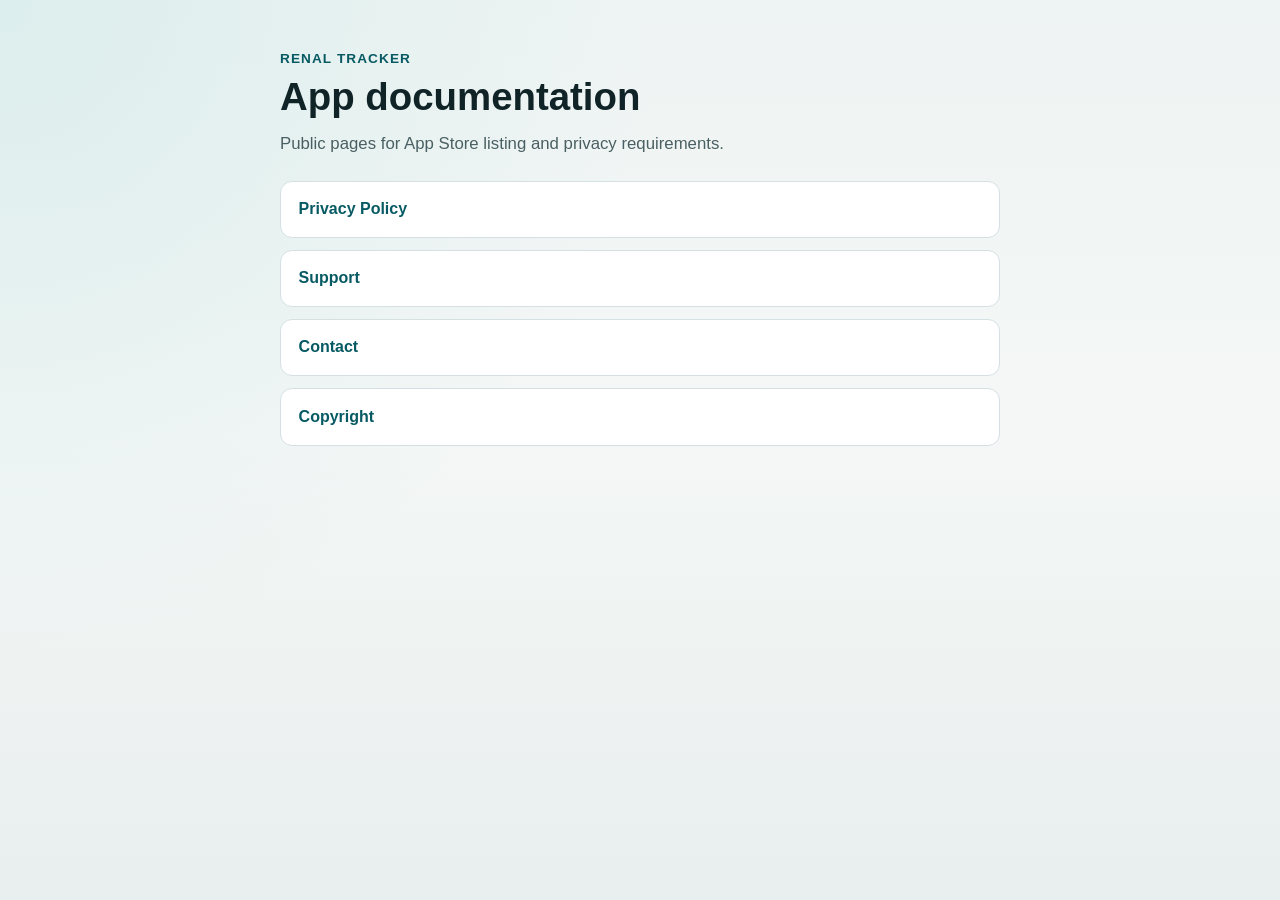
<file: docs/index.html>
<!DOCTYPE html>
<html lang="en">
<head>
  <meta charset="utf-8">
  <meta name="viewport" content="width=device-width, initial-scale=1">
  <title>Renal Tracker</title>
  <link rel="stylesheet" href="styles.css">
</head>
<body>
  <main class="page">
    <p class="brand">Renal Tracker</p>
    <h1>App documentation</h1>
    <p class="lede">Public pages for App Store listing and privacy requirements.</p>
    <ul class="links">
      <li><a href="privacy/">Privacy Policy</a></li>
      <li><a href="support/">Support</a></li>
      <li><a href="contact/">Contact</a></li>
      <li><a href="copyright/">Copyright</a></li>
    </ul>
  </main>
</body>
</html>
</file>
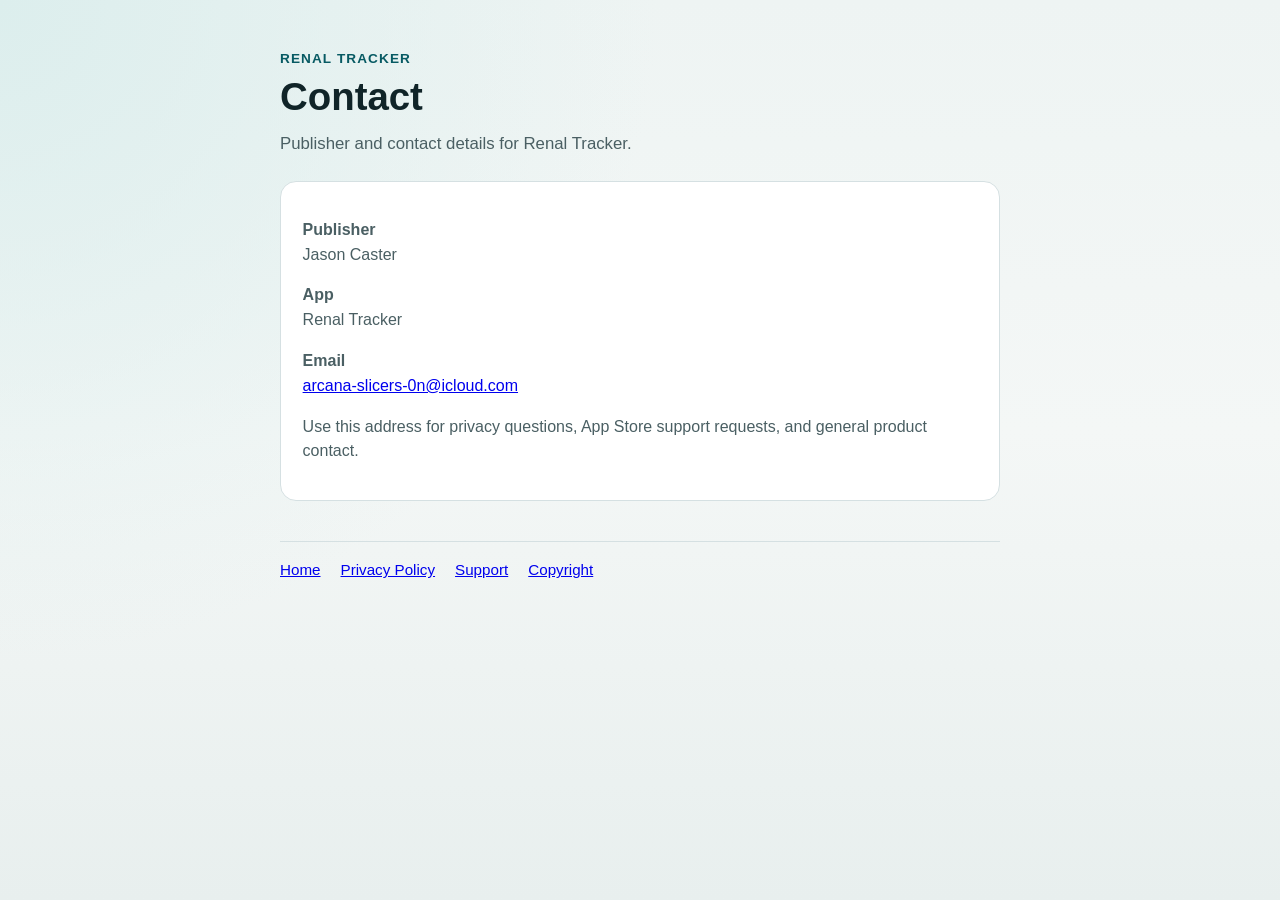
<file: docs/contact/index.html>
<!DOCTYPE html>
<html lang="en">
<head>
  <meta charset="utf-8">
  <meta name="viewport" content="width=device-width, initial-scale=1">
  <title>Contact — Renal Tracker</title>
  <link rel="stylesheet" href="../styles.css">
</head>
<body>
  <main class="page">
    <p class="brand">Renal Tracker</p>
    <h1>Contact</h1>
    <p class="lede">Publisher and contact details for Renal Tracker.</p>

    <section class="panel">
      <p><strong>Publisher</strong><br>Jason Caster</p>
      <p><strong>App</strong><br>Renal Tracker</p>
      <p><strong>Email</strong><br><a href="mailto:arcana-slicers-0n@icloud.com">arcana-slicers-0n@icloud.com</a></p>
      <p>Use this address for privacy questions, App Store support requests, and general product contact.</p>
    </section>

    <nav class="footer-nav">
      <a href="../">Home</a>
      <a href="../privacy/">Privacy Policy</a>
      <a href="../support/">Support</a>
      <a href="../copyright/">Copyright</a>
    </nav>
  </main>
</body>
</html>
</file>
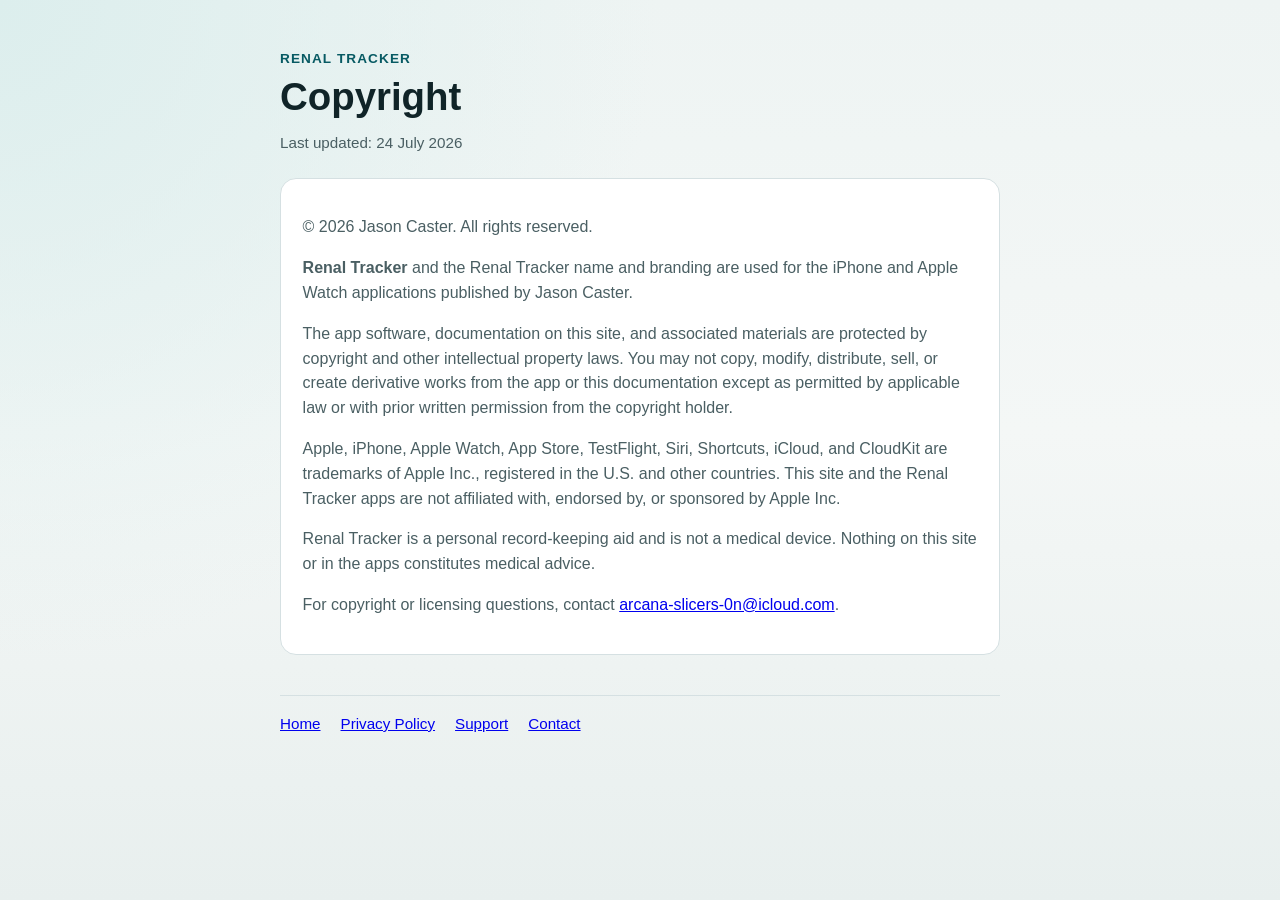
<file: docs/copyright/index.html>
<!DOCTYPE html>
<html lang="en">
<head>
  <meta charset="utf-8">
  <meta name="viewport" content="width=device-width, initial-scale=1">
  <title>Copyright — Renal Tracker</title>
  <link rel="stylesheet" href="../styles.css">
</head>
<body>
  <main class="page">
    <p class="brand">Renal Tracker</p>
    <h1>Copyright</h1>
    <p class="meta">Last updated: 24 July 2026</p>

    <section class="panel">
      <p>© 2026 Jason Caster. All rights reserved.</p>
      <p><strong>Renal Tracker</strong> and the Renal Tracker name and branding are used for the iPhone and Apple Watch applications published by Jason Caster.</p>
      <p>The app software, documentation on this site, and associated materials are protected by copyright and other intellectual property laws. You may not copy, modify, distribute, sell, or create derivative works from the app or this documentation except as permitted by applicable law or with prior written permission from the copyright holder.</p>
      <p>Apple, iPhone, Apple Watch, App Store, TestFlight, Siri, Shortcuts, iCloud, and CloudKit are trademarks of Apple Inc., registered in the U.S. and other countries. This site and the Renal Tracker apps are not affiliated with, endorsed by, or sponsored by Apple Inc.</p>
      <p>Renal Tracker is a personal record-keeping aid and is not a medical device. Nothing on this site or in the apps constitutes medical advice.</p>
      <p>For copyright or licensing questions, contact <a href="mailto:arcana-slicers-0n@icloud.com">arcana-slicers-0n@icloud.com</a>.</p>
    </section>

    <nav class="footer-nav">
      <a href="../">Home</a>
      <a href="../privacy/">Privacy Policy</a>
      <a href="../support/">Support</a>
      <a href="../contact/">Contact</a>
    </nav>
  </main>
</body>
</html>
</file>
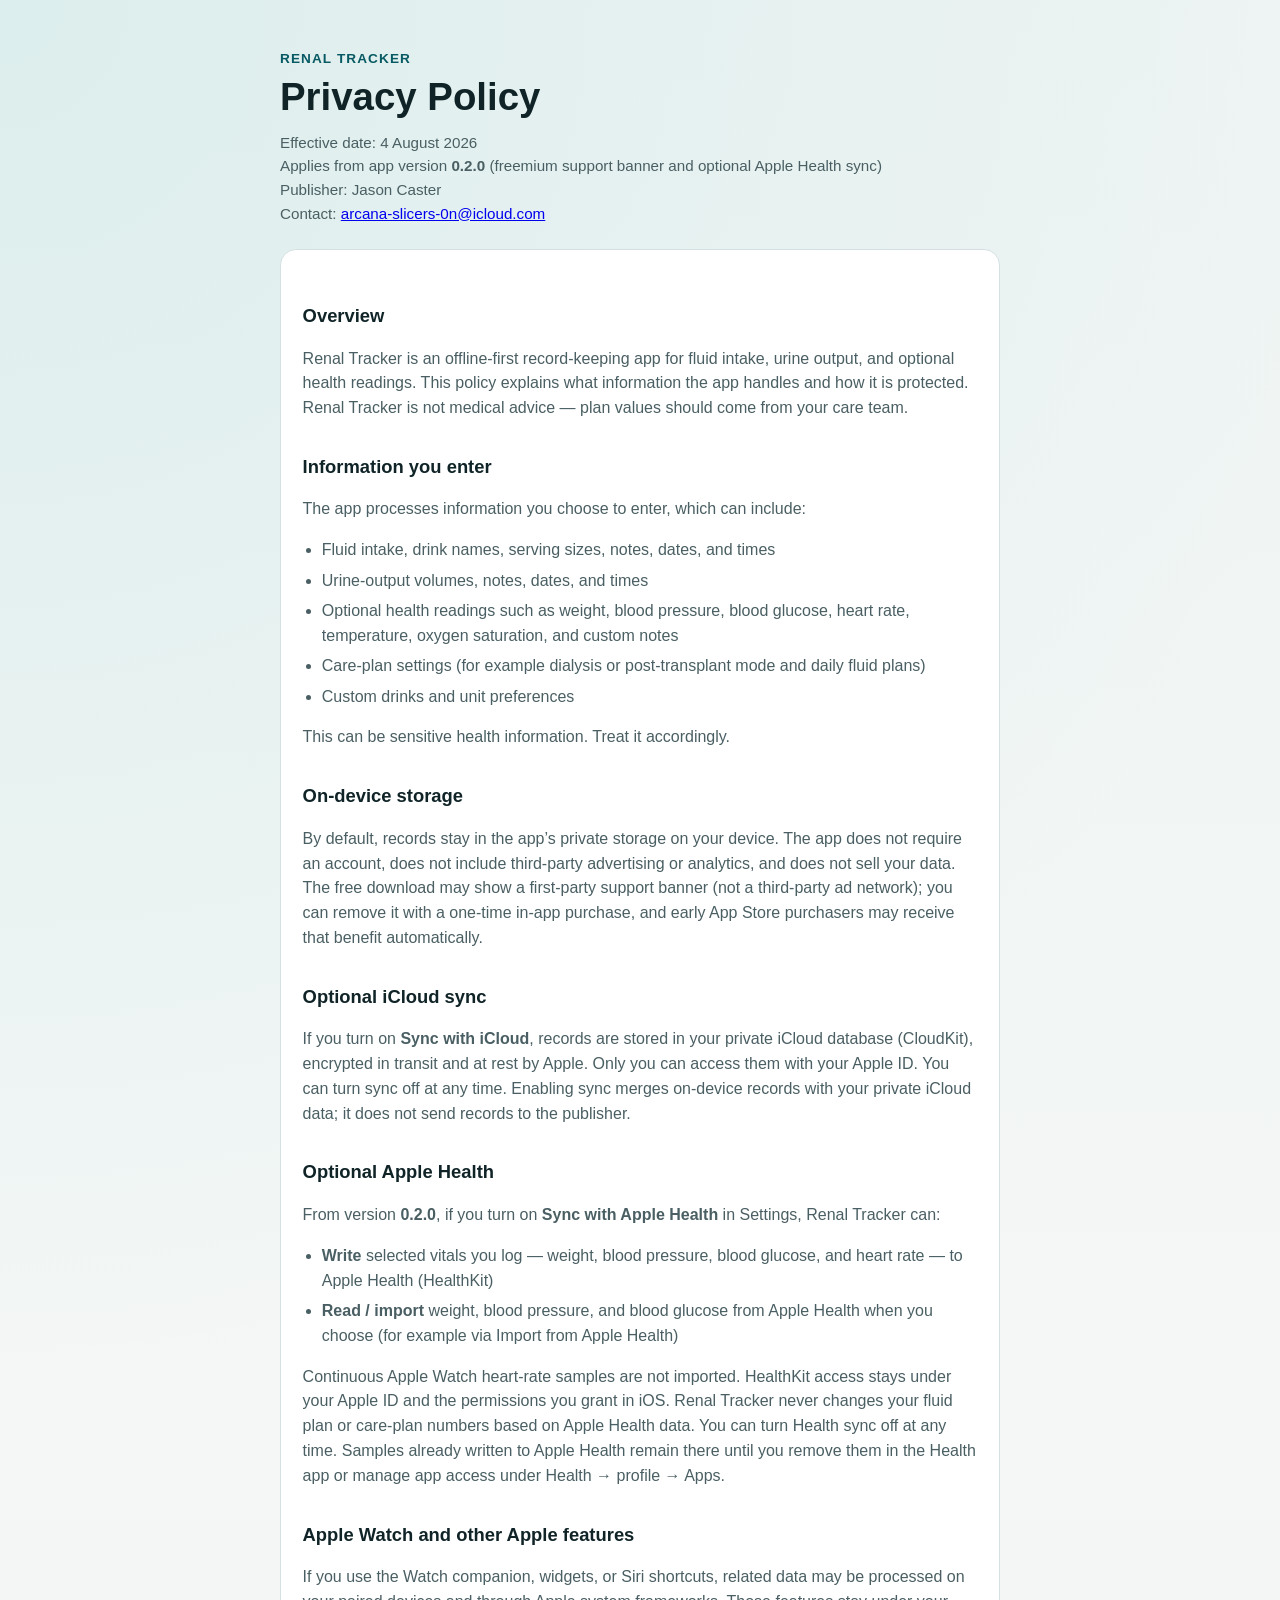
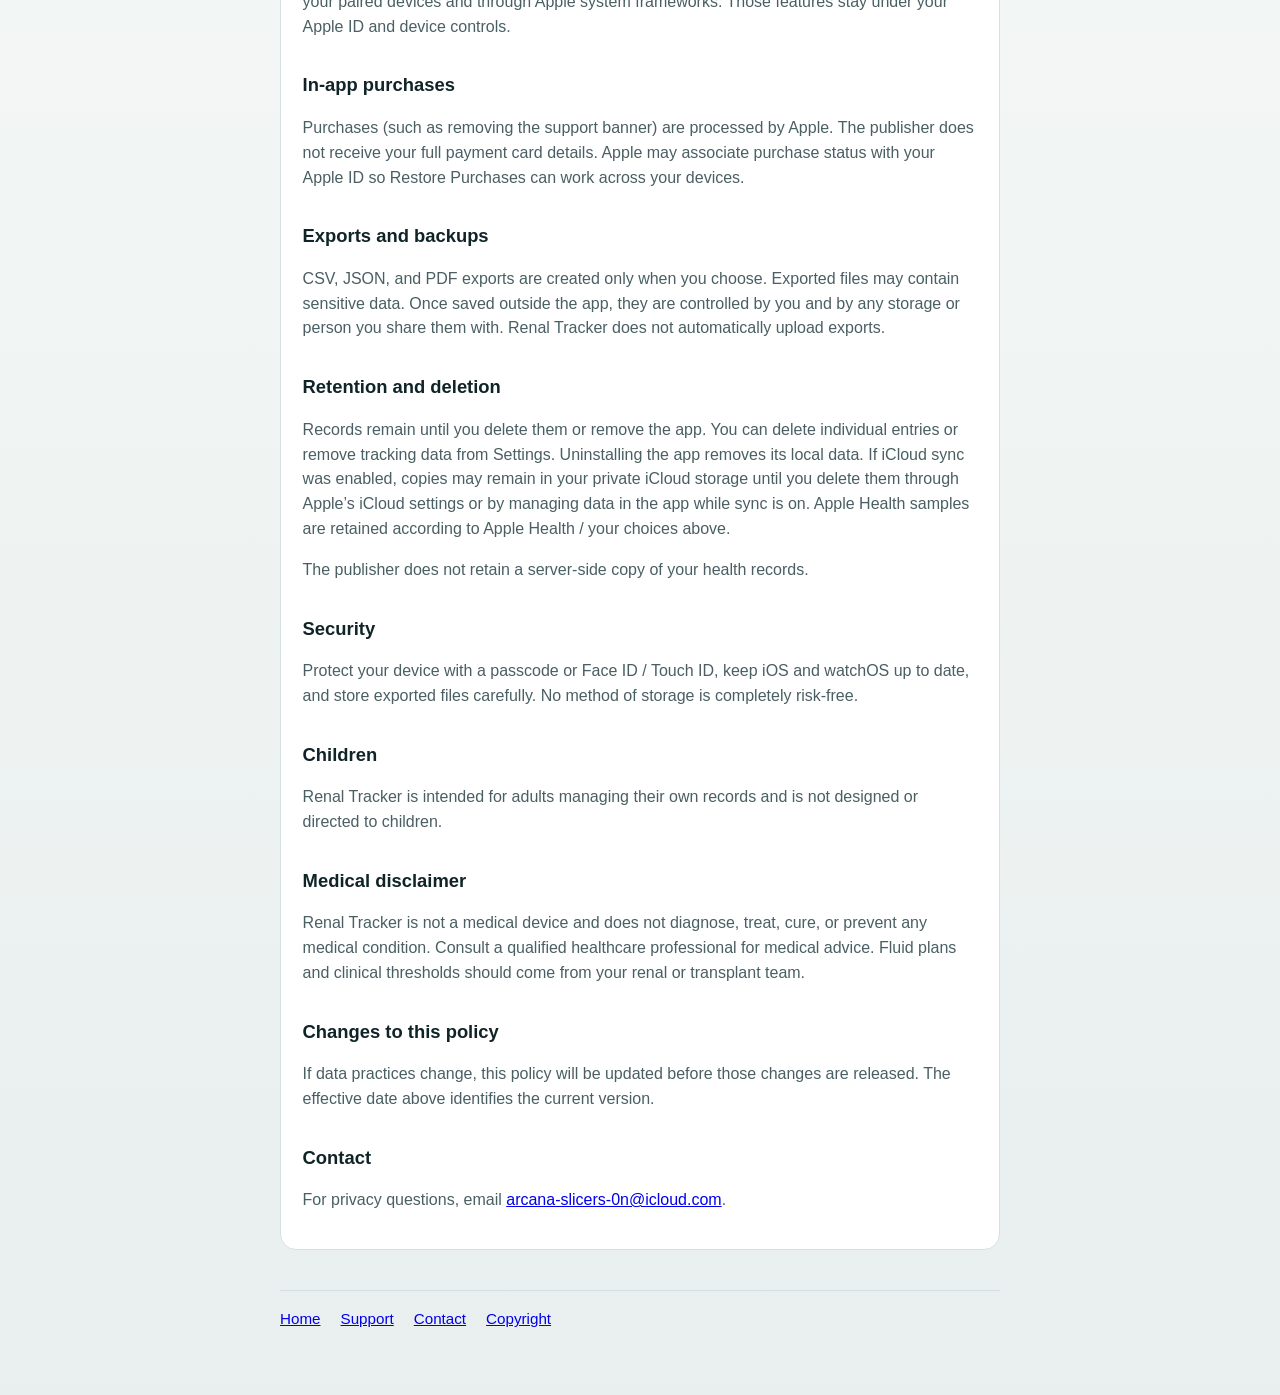
<file: docs/privacy/index.html>
<!DOCTYPE html>
<html lang="en">
<head>
  <meta charset="utf-8">
  <meta name="viewport" content="width=device-width, initial-scale=1">
  <title>Privacy Policy — Renal Tracker</title>
  <link rel="stylesheet" href="../styles.css">
</head>
<body>
  <main class="page">
    <p class="brand">Renal Tracker</p>
    <h1>Privacy Policy</h1>
    <p class="meta">Effective date: 4 August 2026<br>Applies from app version <strong>0.2.0</strong> (freemium support banner and optional Apple Health sync)<br>Publisher: Jason Caster<br>Contact: <a class="inline" href="mailto:arcana-slicers-0n@icloud.com">arcana-slicers-0n@icloud.com</a></p>

    <section class="panel">
      <h2>Overview</h2>
      <p>Renal Tracker is an offline-first record-keeping app for fluid intake, urine output, and optional health readings. This policy explains what information the app handles and how it is protected. Renal Tracker is not medical advice — plan values should come from your care team.</p>

      <h2>Information you enter</h2>
      <p>The app processes information you choose to enter, which can include:</p>
      <ul class="content">
        <li>Fluid intake, drink names, serving sizes, notes, dates, and times</li>
        <li>Urine-output volumes, notes, dates, and times</li>
        <li>Optional health readings such as weight, blood pressure, blood glucose, heart rate, temperature, oxygen saturation, and custom notes</li>
        <li>Care-plan settings (for example dialysis or post-transplant mode and daily fluid plans)</li>
        <li>Custom drinks and unit preferences</li>
      </ul>
      <p>This can be sensitive health information. Treat it accordingly.</p>

      <h2>On-device storage</h2>
      <p>By default, records stay in the app’s private storage on your device. The app does not require an account, does not include third-party advertising or analytics, and does not sell your data. The free download may show a first-party support banner (not a third-party ad network); you can remove it with a one-time in-app purchase, and early App Store purchasers may receive that benefit automatically.</p>

      <h2>Optional iCloud sync</h2>
      <p>If you turn on <strong>Sync with iCloud</strong>, records are stored in your private iCloud database (CloudKit), encrypted in transit and at rest by Apple. Only you can access them with your Apple ID. You can turn sync off at any time. Enabling sync merges on-device records with your private iCloud data; it does not send records to the publisher.</p>

      <h2>Optional Apple Health</h2>
      <p>From version <strong>0.2.0</strong>, if you turn on <strong>Sync with Apple Health</strong> in Settings, Renal Tracker can:</p>
      <ul class="content">
        <li><strong>Write</strong> selected vitals you log — weight, blood pressure, blood glucose, and heart rate — to Apple Health (HealthKit)</li>
        <li><strong>Read / import</strong> weight, blood pressure, and blood glucose from Apple Health when you choose (for example via Import from Apple Health)</li>
      </ul>
      <p>Continuous Apple Watch heart-rate samples are not imported. HealthKit access stays under your Apple ID and the permissions you grant in iOS. Renal Tracker never changes your fluid plan or care-plan numbers based on Apple Health data. You can turn Health sync off at any time. Samples already written to Apple Health remain there until you remove them in the Health app or manage app access under Health → profile → Apps.</p>

      <h2>Apple Watch and other Apple features</h2>
      <p>If you use the Watch companion, widgets, or Siri shortcuts, related data may be processed on your paired devices and through Apple system frameworks. Those features stay under your Apple ID and device controls.</p>

      <h2>In-app purchases</h2>
      <p>Purchases (such as removing the support banner) are processed by Apple. The publisher does not receive your full payment card details. Apple may associate purchase status with your Apple ID so Restore Purchases can work across your devices.</p>

      <h2>Exports and backups</h2>
      <p>CSV, JSON, and PDF exports are created only when you choose. Exported files may contain sensitive data. Once saved outside the app, they are controlled by you and by any storage or person you share them with. Renal Tracker does not automatically upload exports.</p>

      <h2>Retention and deletion</h2>
      <p>Records remain until you delete them or remove the app. You can delete individual entries or remove tracking data from Settings. Uninstalling the app removes its local data. If iCloud sync was enabled, copies may remain in your private iCloud storage until you delete them through Apple’s iCloud settings or by managing data in the app while sync is on. Apple Health samples are retained according to Apple Health / your choices above.</p>
      <p>The publisher does not retain a server-side copy of your health records.</p>

      <h2>Security</h2>
      <p>Protect your device with a passcode or Face ID / Touch ID, keep iOS and watchOS up to date, and store exported files carefully. No method of storage is completely risk-free.</p>

      <h2>Children</h2>
      <p>Renal Tracker is intended for adults managing their own records and is not designed or directed to children.</p>

      <h2>Medical disclaimer</h2>
      <p>Renal Tracker is not a medical device and does not diagnose, treat, cure, or prevent any medical condition. Consult a qualified healthcare professional for medical advice. Fluid plans and clinical thresholds should come from your renal or transplant team.</p>

      <h2>Changes to this policy</h2>
      <p>If data practices change, this policy will be updated before those changes are released. The effective date above identifies the current version.</p>

      <h2>Contact</h2>
      <p>For privacy questions, email <a href="mailto:arcana-slicers-0n@icloud.com">arcana-slicers-0n@icloud.com</a>.</p>
    </section>

    <nav class="footer-nav">
      <a href="../">Home</a>
      <a href="../support/">Support</a>
      <a href="../contact/">Contact</a>
      <a href="../copyright/">Copyright</a>
    </nav>
  </main>
</body>
</html>
</file>
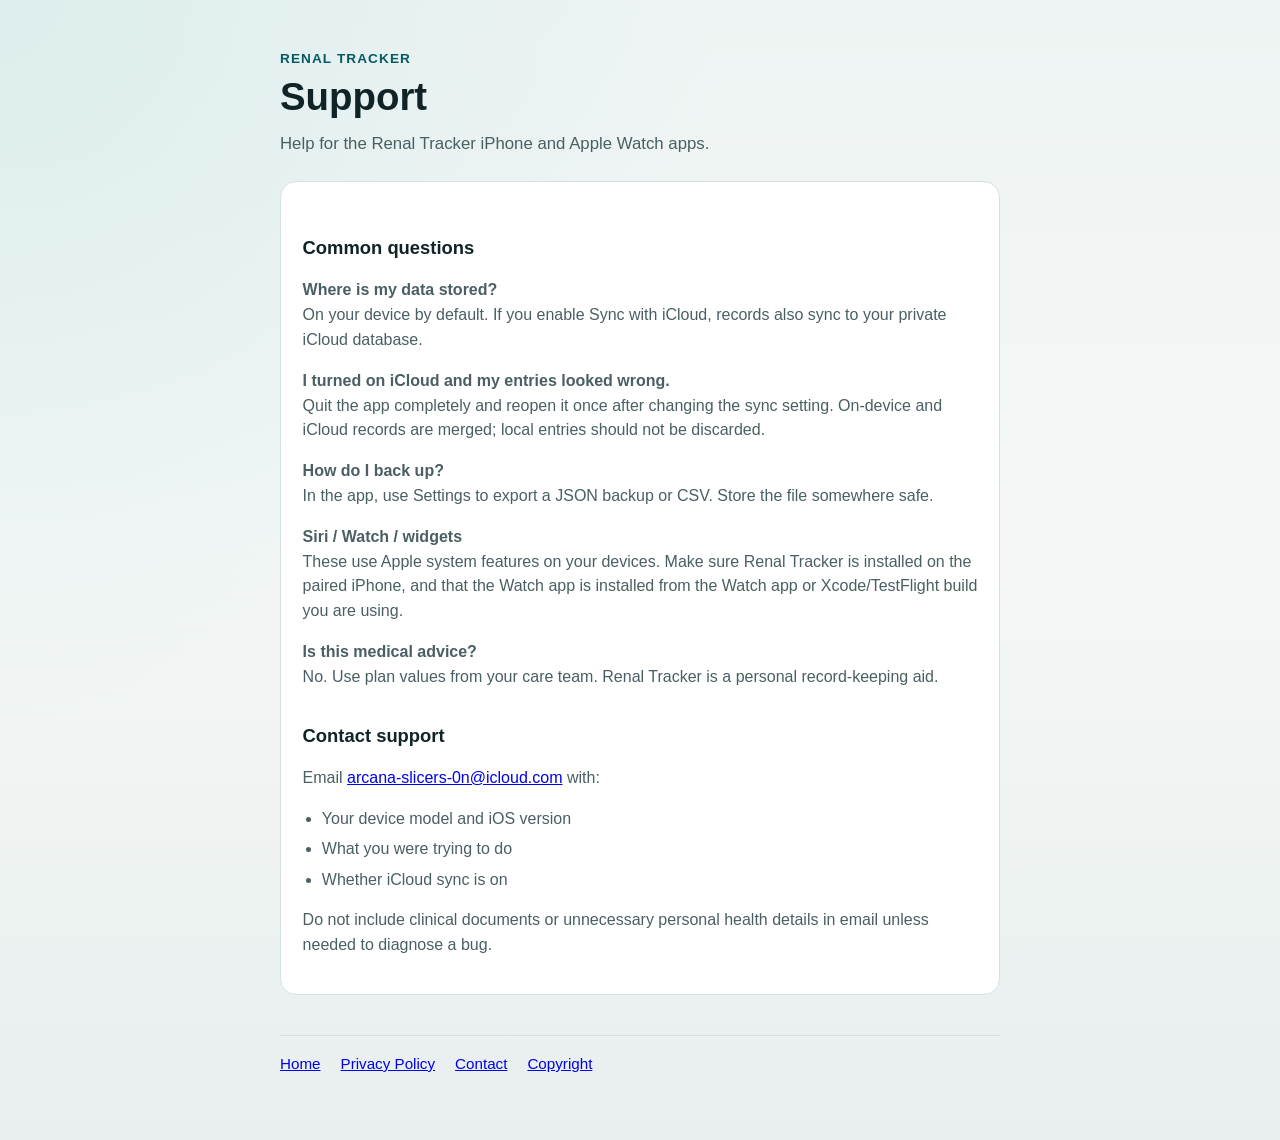
<file: docs/support/index.html>
<!DOCTYPE html>
<html lang="en">
<head>
  <meta charset="utf-8">
  <meta name="viewport" content="width=device-width, initial-scale=1">
  <title>Support — Renal Tracker</title>
  <link rel="stylesheet" href="../styles.css">
</head>
<body>
  <main class="page">
    <p class="brand">Renal Tracker</p>
    <h1>Support</h1>
    <p class="lede">Help for the Renal Tracker iPhone and Apple Watch apps.</p>

    <section class="panel">
      <h2>Common questions</h2>
      <p><strong>Where is my data stored?</strong><br>On your device by default. If you enable Sync with iCloud, records also sync to your private iCloud database.</p>
      <p><strong>I turned on iCloud and my entries looked wrong.</strong><br>Quit the app completely and reopen it once after changing the sync setting. On-device and iCloud records are merged; local entries should not be discarded.</p>
      <p><strong>How do I back up?</strong><br>In the app, use Settings to export a JSON backup or CSV. Store the file somewhere safe.</p>
      <p><strong>Siri / Watch / widgets</strong><br>These use Apple system features on your devices. Make sure Renal Tracker is installed on the paired iPhone, and that the Watch app is installed from the Watch app or Xcode/TestFlight build you are using.</p>
      <p><strong>Is this medical advice?</strong><br>No. Use plan values from your care team. Renal Tracker is a personal record-keeping aid.</p>

      <h2>Contact support</h2>
      <p>Email <a href="mailto:arcana-slicers-0n@icloud.com">arcana-slicers-0n@icloud.com</a> with:</p>
      <ul class="content">
        <li>Your device model and iOS version</li>
        <li>What you were trying to do</li>
        <li>Whether iCloud sync is on</li>
      </ul>
      <p>Do not include clinical documents or unnecessary personal health details in email unless needed to diagnose a bug.</p>
    </section>

    <nav class="footer-nav">
      <a href="../">Home</a>
      <a href="../privacy/">Privacy Policy</a>
      <a href="../contact/">Contact</a>
      <a href="../copyright/">Copyright</a>
    </nav>
  </main>
</body>
</html>
</file>
<file: docs/styles.css>
:root {
  --ink: #102428;
  --muted: #4a5f63;
  --bg: #f4f7f6;
  --panel: #ffffff;
  --accent: #075a63;
  --line: #d5e0e2;
}

* { box-sizing: border-box; }

body {
  margin: 0;
  font-family: "Avenir Next", "Segoe UI", Helvetica, Arial, sans-serif;
  color: var(--ink);
  background:
    radial-gradient(circle at top left, #dceeed 0%, transparent 42%),
    linear-gradient(180deg, #eef4f3 0%, var(--bg) 48%, #e8efee 100%);
  min-height: 100vh;
  line-height: 1.55;
}

.page {
  width: min(720px, calc(100% - 2rem));
  margin: 0 auto;
  padding: 3rem 0 4rem;
}

.brand {
  margin: 0 0 0.35rem;
  font-size: 0.85rem;
  font-weight: 700;
  letter-spacing: 0.08em;
  text-transform: uppercase;
  color: var(--accent);
}

h1 {
  margin: 0 0 0.75rem;
  font-size: clamp(1.8rem, 4vw, 2.4rem);
  line-height: 1.15;
}

h2 {
  margin: 2rem 0 0.6rem;
  font-size: 1.15rem;
}

.lede, .meta, p, li {
  color: var(--muted);
}

.lede { margin: 0 0 1.5rem; font-size: 1.05rem; }

.meta {
  margin: 0 0 1.5rem;
  font-size: 0.95rem;
}

.panel {
  background: var(--panel);
  border: 1px solid var(--line);
  border-radius: 16px;
  padding: 1.25rem 1.35rem;
}

.links {
  list-style: none;
  margin: 0;
  padding: 0;
  display: grid;
  gap: 0.75rem;
}

.links a, .inline a {
  color: var(--accent);
  font-weight: 600;
  text-decoration: none;
}

.links a:hover, .inline a:hover { text-decoration: underline; }

.links li {
  background: var(--panel);
  border: 1px solid var(--line);
  border-radius: 12px;
  padding: 0.95rem 1.1rem;
}

ul.content {
  margin: 0.4rem 0 0;
  padding-left: 1.2rem;
}

ul.content li { margin: 0.35rem 0; }

.footer-nav {
  margin-top: 2.5rem;
  padding-top: 1rem;
  border-top: 1px solid var(--line);
  display: flex;
  flex-wrap: wrap;
  gap: 0.85rem 1.25rem;
  font-size: 0.95rem;
}
</file>
